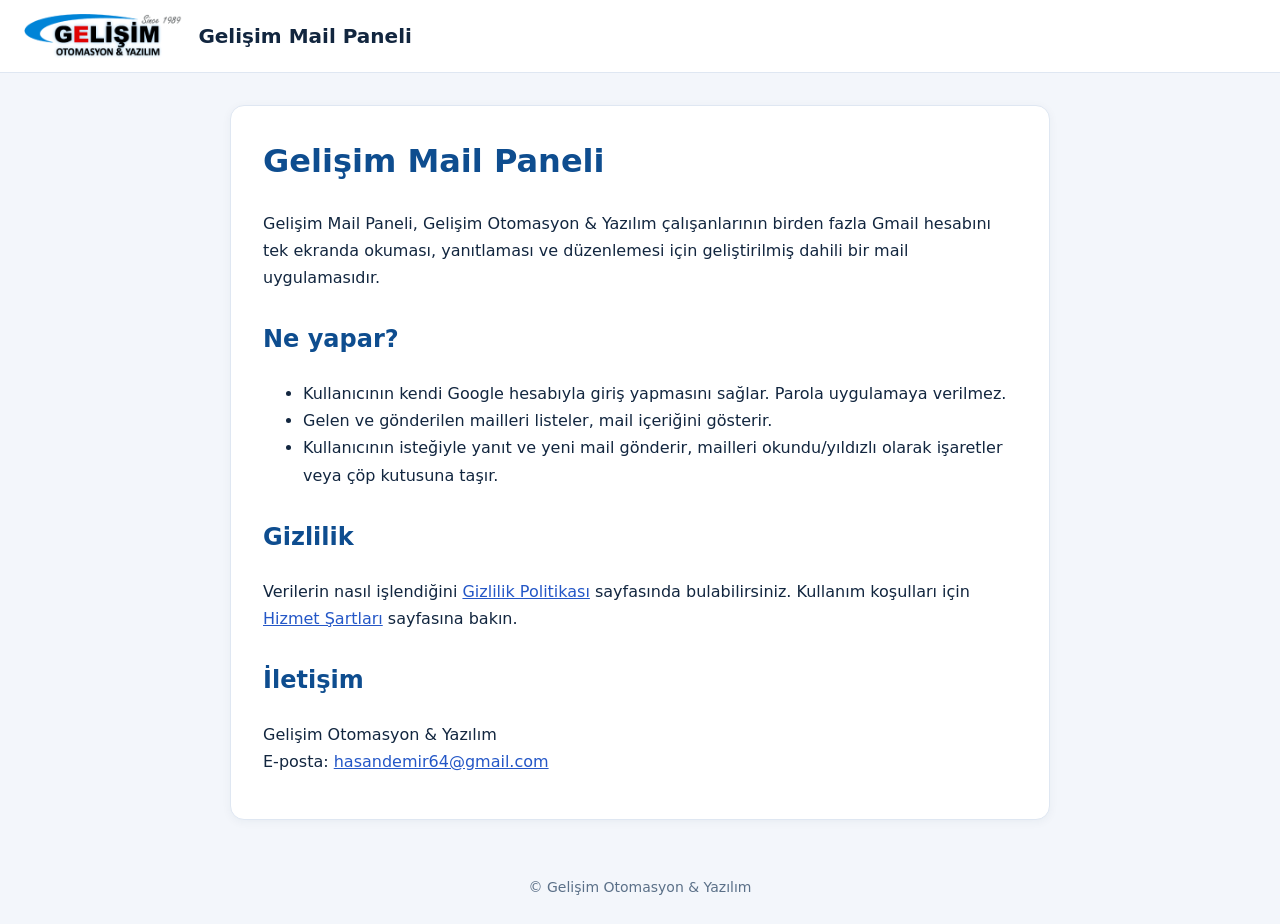
<file: index.html>
<!doctype html>
<html lang="tr"><head><meta charset="utf-8"><meta name="viewport" content="width=device-width,initial-scale=1">
<title>Gelişim Mail Paneli</title><link rel="stylesheet" href="style.css"></head>
<body><header><img src="gelisim-logo.png" alt="Gelişim Otomasyon ve Yazılım"><strong>Gelişim Mail Paneli</strong></header>
<main><div class="card">
<h1>Gelişim Mail Paneli</h1>
<p>Gelişim Mail Paneli, Gelişim Otomasyon &amp; Yazılım çalışanlarının birden fazla Gmail hesabını tek ekranda okuması, yanıtlaması ve düzenlemesi için geliştirilmiş dahili bir mail uygulamasıdır.</p>
<h2>Ne yapar?</h2>
<ul>
<li>Kullanıcının kendi Google hesabıyla giriş yapmasını sağlar. Parola uygulamaya verilmez.</li>
<li>Gelen ve gönderilen mailleri listeler, mail içeriğini gösterir.</li>
<li>Kullanıcının isteğiyle yanıt ve yeni mail gönderir, mailleri okundu/yıldızlı olarak işaretler veya çöp kutusuna taşır.</li>
</ul>
<h2>Gizlilik</h2>
<p>Verilerin nasıl işlendiğini <a href="gizlilik.html">Gizlilik Politikası</a> sayfasında bulabilirsiniz. Kullanım koşulları için <a href="sartlar.html">Hizmet Şartları</a> sayfasına bakın.</p>
<h2>İletişim</h2>
<p>Gelişim Otomasyon &amp; Yazılım<br>E-posta: <a href="mailto:hasandemir64@gmail.com">hasandemir64@gmail.com</a></p>
</div></main><footer>© Gelişim Otomasyon &amp; Yazılım</footer></body></html>
</file>
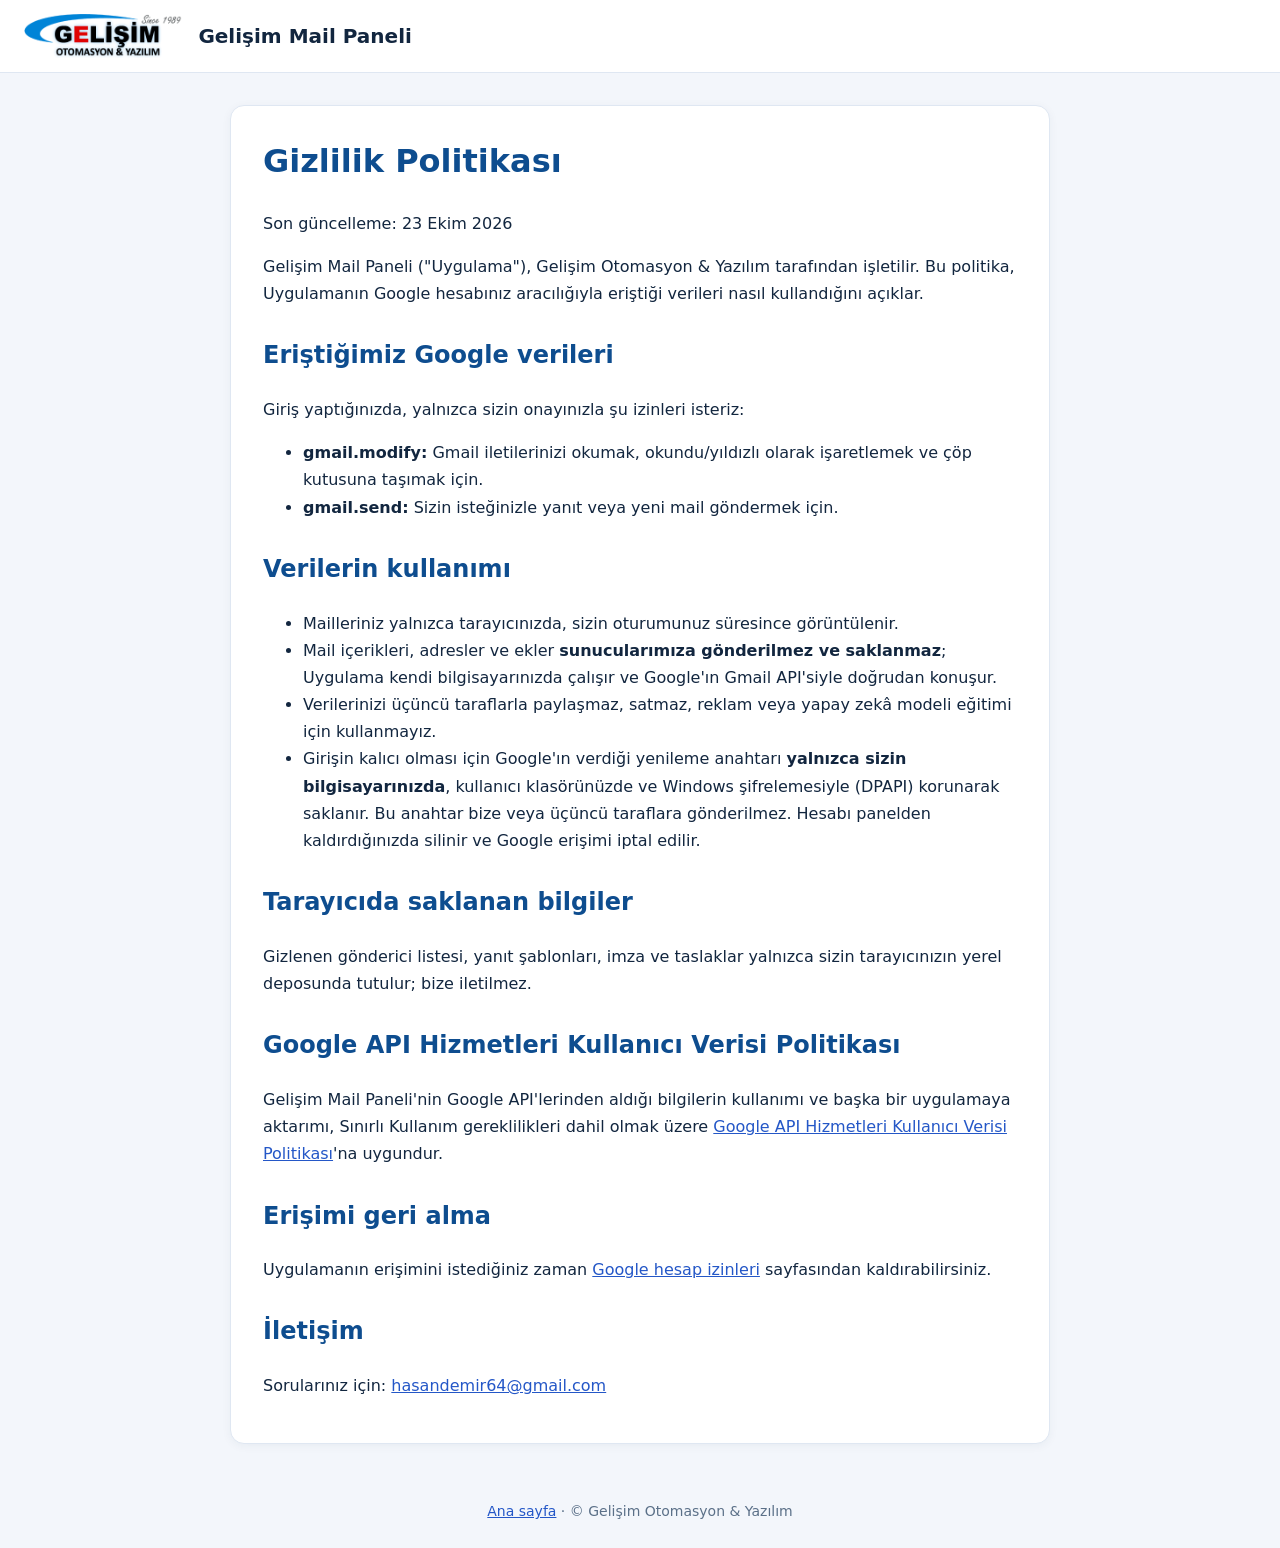
<file: gizlilik.html>
<!doctype html>
<html lang="tr"><head><meta charset="utf-8"><meta name="viewport" content="width=device-width,initial-scale=1">
<title>Gizlilik Politikası – Gelişim Mail Paneli</title><link rel="stylesheet" href="style.css"></head>
<body><header><img src="gelisim-logo.png" alt="Gelişim Otomasyon ve Yazılım"><strong>Gelişim Mail Paneli</strong></header>
<main><div class="card">
<h1>Gizlilik Politikası</h1>
<p>Son güncelleme: 23 Ekim 2026</p>
<p>Gelişim Mail Paneli ("Uygulama"), Gelişim Otomasyon &amp; Yazılım tarafından işletilir. Bu politika, Uygulamanın Google hesabınız aracılığıyla eriştiği verileri nasıl kullandığını açıklar.</p>
<h2>Eriştiğimiz Google verileri</h2>
<p>Giriş yaptığınızda, yalnızca sizin onayınızla şu izinleri isteriz:</p>
<ul>
<li><strong>gmail.modify:</strong> Gmail iletilerinizi okumak, okundu/yıldızlı olarak işaretlemek ve çöp kutusuna taşımak için.</li>
<li><strong>gmail.send:</strong> Sizin isteğinizle yanıt veya yeni mail göndermek için.</li>
</ul>
<h2>Verilerin kullanımı</h2>
<ul>
<li>Mailleriniz yalnızca tarayıcınızda, sizin oturumunuz süresince görüntülenir.</li>
<li>Mail içerikleri, adresler ve ekler <strong>sunucularımıza gönderilmez ve saklanmaz</strong>; Uygulama kendi bilgisayarınızda çalışır ve Google'ın Gmail API'siyle doğrudan konuşur.</li>
<li>Verilerinizi üçüncü taraflarla paylaşmaz, satmaz, reklam veya yapay zekâ modeli eğitimi için kullanmayız.</li>
<li>Girişin kalıcı olması için Google'ın verdiği yenileme anahtarı <strong>yalnızca sizin bilgisayarınızda</strong>, kullanıcı klasörünüzde ve Windows şifrelemesiyle (DPAPI) korunarak saklanır. Bu anahtar bize veya üçüncü taraflara gönderilmez. Hesabı panelden kaldırdığınızda silinir ve Google erişimi iptal edilir.</li>
</ul>
<h2>Tarayıcıda saklanan bilgiler</h2>
<p>Gizlenen gönderici listesi, yanıt şablonları, imza ve taslaklar yalnızca sizin tarayıcınızın yerel deposunda tutulur; bize iletilmez.</p>
<h2>Google API Hizmetleri Kullanıcı Verisi Politikası</h2>
<p>Gelişim Mail Paneli'nin Google API'lerinden aldığı bilgilerin kullanımı ve başka bir uygulamaya aktarımı, Sınırlı Kullanım gereklilikleri dahil olmak üzere <a href="https://developers.google.com/terms/api-services-user-data-policy">Google API Hizmetleri Kullanıcı Verisi Politikası</a>'na uygundur.</p>
<h2>Erişimi geri alma</h2>
<p>Uygulamanın erişimini istediğiniz zaman <a href="https://myaccount.google.com/permissions">Google hesap izinleri</a> sayfasından kaldırabilirsiniz.</p>
<h2>İletişim</h2>
<p>Sorularınız için: <a href="mailto:hasandemir64@gmail.com">hasandemir64@gmail.com</a></p>
</div></main><footer><a href="index.html">Ana sayfa</a> · © Gelişim Otomasyon &amp; Yazılım</footer></body></html>
</file>
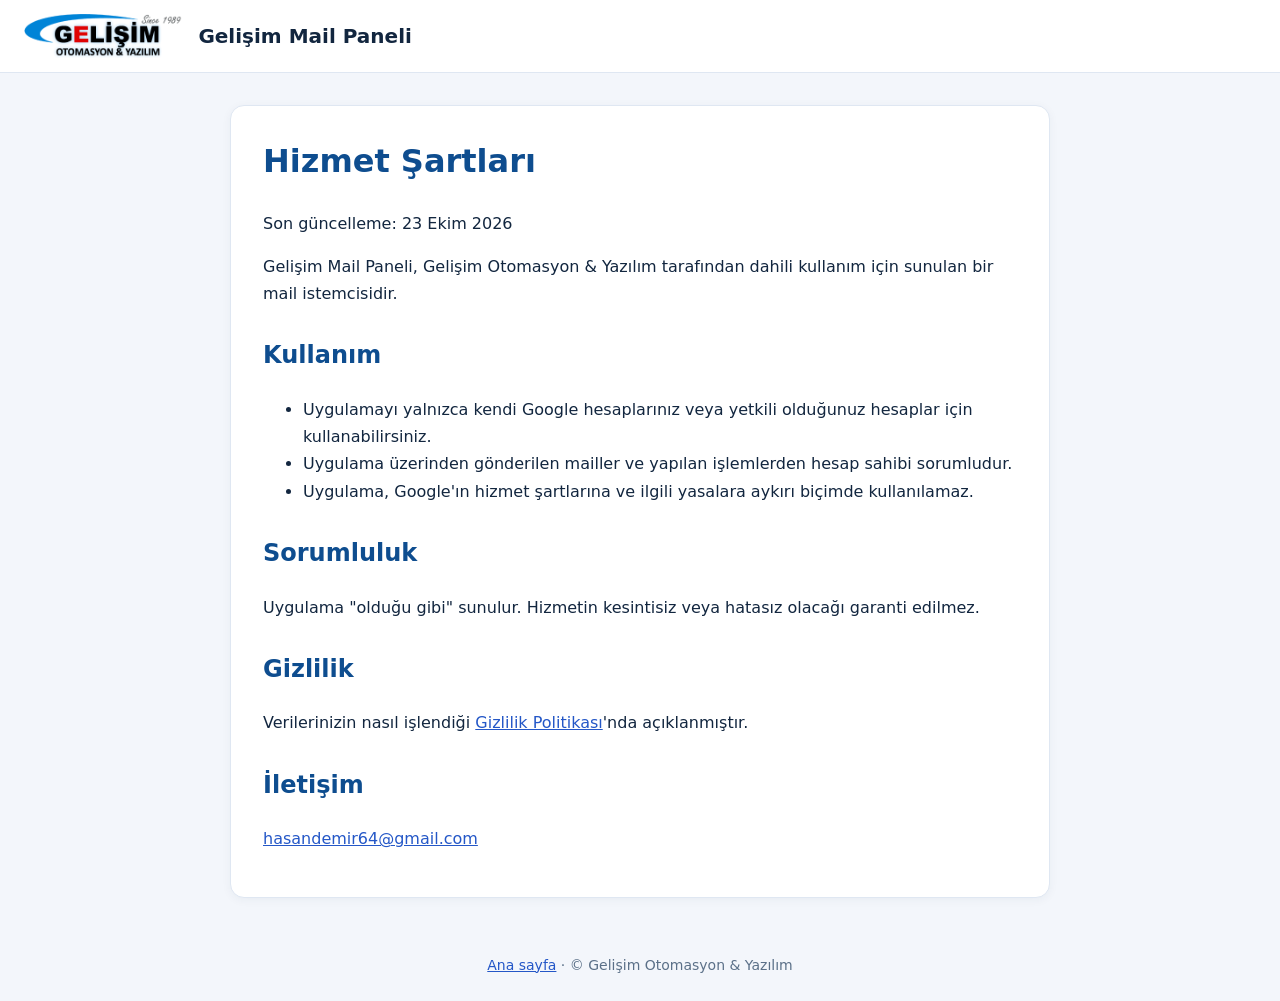
<file: sartlar.html>
<!doctype html>
<html lang="tr"><head><meta charset="utf-8"><meta name="viewport" content="width=device-width,initial-scale=1">
<title>Hizmet Şartları – Gelişim Mail Paneli</title><link rel="stylesheet" href="style.css"></head>
<body><header><img src="gelisim-logo.png" alt="Gelişim Otomasyon ve Yazılım"><strong>Gelişim Mail Paneli</strong></header>
<main><div class="card">
<h1>Hizmet Şartları</h1>
<p>Son güncelleme: 23 Ekim 2026</p>
<p>Gelişim Mail Paneli, Gelişim Otomasyon &amp; Yazılım tarafından dahili kullanım için sunulan bir mail istemcisidir.</p>
<h2>Kullanım</h2>
<ul>
<li>Uygulamayı yalnızca kendi Google hesaplarınız veya yetkili olduğunuz hesaplar için kullanabilirsiniz.</li>
<li>Uygulama üzerinden gönderilen mailler ve yapılan işlemlerden hesap sahibi sorumludur.</li>
<li>Uygulama, Google'ın hizmet şartlarına ve ilgili yasalara aykırı biçimde kullanılamaz.</li>
</ul>
<h2>Sorumluluk</h2>
<p>Uygulama "olduğu gibi" sunulur. Hizmetin kesintisiz veya hatasız olacağı garanti edilmez.</p>
<h2>Gizlilik</h2>
<p>Verilerinizin nasıl işlendiği <a href="gizlilik.html">Gizlilik Politikası</a>'nda açıklanmıştır.</p>
<h2>İletişim</h2>
<p><a href="mailto:hasandemir64@gmail.com">hasandemir64@gmail.com</a></p>
</div></main><footer><a href="index.html">Ana sayfa</a> · © Gelişim Otomasyon &amp; Yazılım</footer></body></html>
</file>
<file: style.css>
body{font-family:"Segoe UI",system-ui,sans-serif;margin:0;background:#f3f6fb;color:#12263f;line-height:1.7}
header{background:#fff;border-bottom:1px solid #dfe7f2;padding:14px 24px;display:flex;align-items:center;gap:16px}
header img{height:44px}header strong{font-size:20px}
main{max-width:820px;margin:32px auto;padding:0 20px}
.card{background:#fff;border:1px solid #dfe7f2;border-radius:14px;padding:28px 32px;box-shadow:0 2px 10px #1a3a560d}
h1{margin-top:0;color:#0e4d8f}h2{color:#0e4d8f;margin-top:28px}
a{color:#2457c7}footer{text-align:center;color:#5b7088;font-size:14px;padding:24px}
</file>
